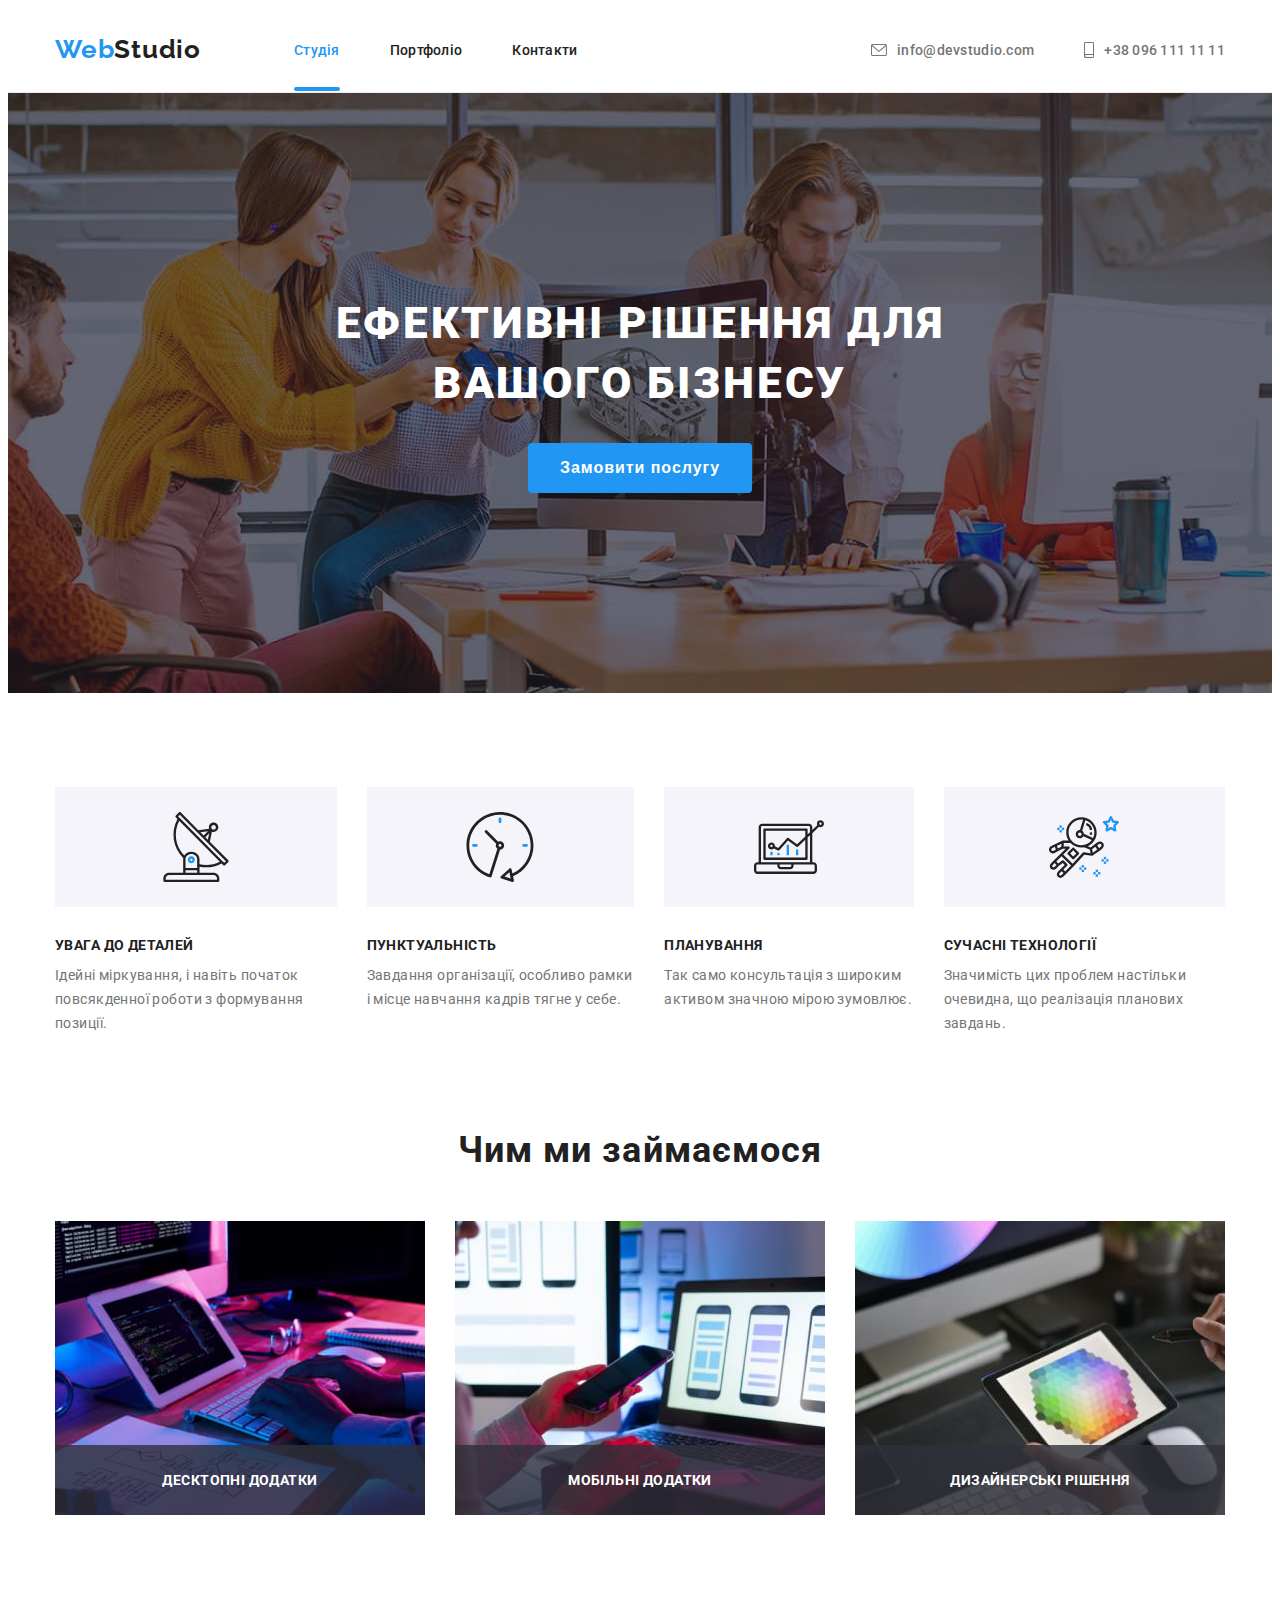
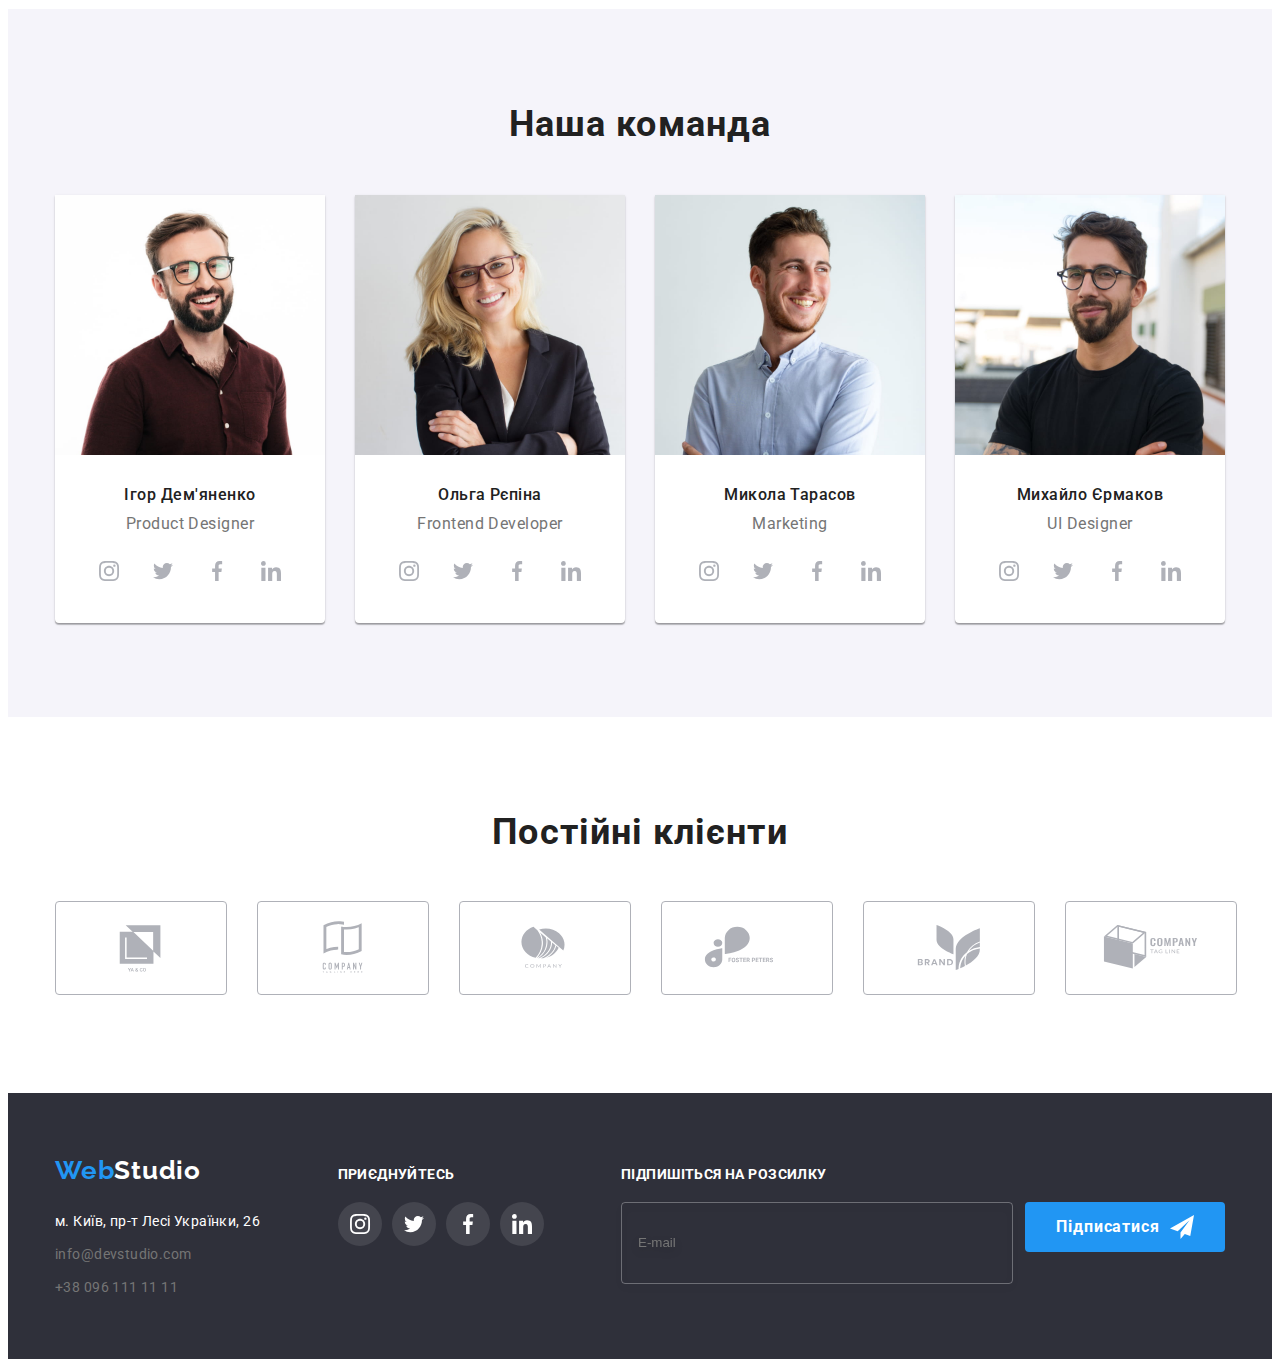
<file: index.html>
<!DOCTYPE html>
<html lang="uk">
  <head>
    <meta charset="UTF-8" />
    <meta http-equiv="X-UA-Compatible" content="IE=edge" />
    <meta name="viewport" content="width=device-width, initial-scale=1.0" />
    <title>WebStudio</title>
    <!-- Font-styles -->
    <link rel="preconnect" href="https://fonts.gstatic.com" />
    <link rel="preconnect" href="https://fonts.googleapis.com" />
    <link rel="preconnect" href="https://fonts.gstatic.com" crossorigin />
    <link
      href="https://fonts.googleapis.com/css2?family=Raleway:wght@700&family=Roboto:wght@400;500;700;900&display=swap"
      rel="stylesheet"
    />
<!-- Modern-normalize -->
<link rel="stylesheet" href="https://cdnjs.cloudflare.com/ajax/libs/modern-normalize/1.1.0/modern-normalize.min.css" integrity="sha512-wpPYUAdjBVSE4KJnH1VR1HeZfpl1ub8YT/NKx4PuQ5NmX2tKuGu6U/JRp5y+Y8XG2tV+wKQpNHVUX03MfMFn9Q==" crossorigin="anonymous" referrerpolicy="no-referrer" />
    <!-- Custume styles -->
    <link rel="stylesheet" href="./css/styles.css" />
    
  </head>
  <body class="body">
    <header class="section">
      <div class="container page-header">
      <nav class="main-nav">
        <a class="logo logo-header" href="./index.html" lang="en">
          Web<span class="logo-studio">Studio</span></a>
        <ul class="menu-nav">
          <li><a class="nav-link current-link"  href="./index.html" >Студія</a></li>
          <li><a class="nav-link" href="./portfolio.html">Портфоліо</a></li>
          <li><a class="nav-link" href="">Контакти</a></li>
        </ul>
      </nav>
      <ul class=" list-contacts">
        <li><a class="contact" href="mailto:info@devstudio.com"> 
          <svg class="contact-icon" width="16px" height="12px">
          <use href="./images/icons.svg#envelope"> </use>
        </svg> info@devstudio.com </a></li>
        <li><a class="contact" href="tel:+380961111111">
          <svg class="contact-icon" width="10px" height="16px">
          <use href="./images/icons.svg#smartphone"> </use>
        </svg> +38 096 111 11 11 </a></li>
      </ul>
      </div>
    </header>
    <main>
      <section class="section-hero">
        <div class="container">
        <h1 class="text-hero">
          Ефективні рішення для <br/>
          вашого бізнесу
        </h1>
        <button class="button-hero" data-modal-open><span class="button-text"> Замовити послугу</span>
        </button></div>
      
      <div class="backdrop  is-hidden"data-modal>
          <div class="modal">
         <button class="button-close" data-modal-close>
              <svg class="button-close-icon"width="11" height="11">
                <use href="./images/icons.svg#icon-close"></use>
              </svg>
            </button>
              <form  class="form"> 
          <p class="form-title"> Залиште свої дані, ми вам передзвонимо</p>
          <div class="form-field">
            <label class="form-item" for="name">
              <p class="form-label">Ім'я</p>
          <input class="form-input" type="name" name="name" placeholder="" id="name"/> 
          <span class="form-icon"> 
            <svg class="modal-icon" width="12" height="12">
              <use href="./images/icons.svg#name"></use></svg>
           </span> </label>
     </div>
          <div class="form-field">
            <label class="form-item" for="tel">
              <p class="form-label">Телефон</p>
    <input class="form-input" type="tel" name="phone_number" placeholder="" id="tel" />
 <span class="form-icon"> 
            <svg class="modal-icon" width="13" height="13">
              <use href="./images/icons.svg#phone"></use></svg>
           </span></label>
  </div>
 <div class="form-field"> 
  <label class="form-item" for="email">
    <p class="form-label">Пошта</p>
    <input class="form-input" type="email" name="email" placeholder="" id="email"/>
  <span class="form-icon"> 
            <svg class="modal-icon" width="15" height="12">
              <use href="./images/icons.svg#mail"></use></svg>
           </span></label>
  </div> 
  <div class="form-field-feadback">
    <p class="form-label ">Коментар</p>
    <label class="form-item feedback" >
    <textarea class="textarea" rows="5" placeholder="Введіть текст"></textarea>
  </label>
</div>    
  <div class="form-field-checkbox">
    <label class="form-item checkbox">
      <input class="form-input checkbox-input visually-hidden" type="checkbox" name="" value="" /> 
    <svg class="checkbox-icons" height="15" width="16">
      <use class="checked" href="./images/icons.svg#checked-icon"></use>
      <use class="unchecked" href="./images/icons.svg#unchecked"></use>
    </svg>
      <span class="checkbox-fill">Погоджуюся з розсилкою та приймаю <a class="form-link" href="">Умови договору</a>
    </span>
  </label>
    </div>
<button type="submit" class="form-button">Відправити</button>
  </form> 
          </div>
        </div>
      </section>
      <section class="features">
        <div class="container">
        <h2 class="visually-hidden">Особливості</h2>
        <ul class="list features-list">
          <li class="list-item icon-antenna" >
            <h3 class="features-title">УВАГА ДО ДЕТАЛЕЙ</h3>
            <p>Ідейні міркування, і навіть початок повсякденної роботи з формування позиції.</p>
          </li>
          <li class="list-item icon-clock">
            <h3 class="features-title">ПУНКТУАЛЬНІСТЬ</h3>
            <p>Завдання організації, особливо рамки і місце навчання кадрів тягне у себе.</p>
          </li>
          <li class="list-item icon-diagram">
            <h3 class="features-title">ПЛАНУВАННЯ</h3>
            <p>Так само консультація з широким активом значною мірою зумовлює.</p>
          </li>
          <li class="list-item icon-astonaut">
            <h3 class="features-title">СУЧАСНІ ТЕХНОЛОГІЇ</h3>
            <p>Значимість цих проблем настільки очевидна, що реалізація планових завдань.</p>
          </li>
        </ul>
        </div>
      </section>
      <section class="our-activity padding-bottom">
        <div class="container">
         <h2 class="title">Чим ми займаємося</h2>
        <ul class="list activity-list">
          <li class="activity">
            <div class="activity-box" > 
            <img src="./images/img1.jpg" alt="програмування" width="370px" height="294px" />
<div class="label">
            <p class="label-text">
Десктопні додатки
</p>
</div>
</div>
      </li>
            <li>
              <div class="activity-box">
            <img 
              src="./images/img2.jpg"
              alt="адаптативне програмування для мобільних"
              width="370px"
              height="294px"
            />
          <div class="label">
            <p class="label-text">
Мобільні додатки
</p>
</div>
</div>
          </li>
          <li>
            <div class="activity-box">
              <img src="./images/img3.jpg" alt="дизайн по кольорах" width="370px" height="294px" />
          <div class="label">
            <p class="label-text">
Дизайнерські рішення</p>
</div>
</div>
</li>
        </ul>
        </div>
      </section>
      <section class="team padding-bottom">
        <div class="container">
        <h2 class="title">Наша команда</h2>
        <ul class="list team-list">
          <li class="box">
            <img src="./images/igor.jpg" alt="Ігор Дем'яненко" width="270px" height="260px" />
            <div class="team-card">
            <h3 class="team-name">Ігор Дем'яненко</h3>
            <p class="team-profession" lang="en">Product Designer</p>
          <ul class="list-social-links">
            <li class="social-iteam" > 
              <a lang ="en"aria label="instagram" class="social-link" href="https://www.instagram.com/"> 
            <svg class="social-icon" weidth="20px" height="20px">
              <use href="./images/icons.svg#instagram"></use>
            </svg>
            </a></li>
             <li class="social-iteam"> 
              <a lang ="en" aria label="twitter" class="social-link"href="https://twitter.com">
                <svg class="social-icon" weidth="20px" height="20px">
              <use href="./images/icons.svg#twitter"></use>
            </svg></a>
            </li>
             <li class="social-iteam"> 
              <a lang ="en" aria label="facebook" class="social-link" href="https://facebook.com">
                <svg class="social-icon" weidth="20px" height="20px">
              <use href="./images/icons.svg#facebook"></use>
            </svg></a>
            </li>
             <li class="social-iteam"> 
              <a lang ="en" aria label="linkedin" class="social-link" href="https://inkedin.com">
                <svg class="social-icon" weidth="20px" height="20px">
              <use href="./images/icons.svg#linkedin"></use>
            </svg></a>
            </li>
          </ul>
          </div>
          </li>
          <li class="box">
            <img src="./images/olga.jpg" alt="Ольга Рєпіна" width="270px" height="260px" />
            <div class="team-card">
              <h3 class="team-name">Ольга Рєпіна</h3>
            <p class="team-profession" lang="en">Frontend Developer</p>
           <ul class="list-social-links">
            <li class="social-iteam" > 
              <a lang ="en"aria label="instagram" class="social-link" href="https://www.instagram.com/"> 
            <svg class="social-icon" weidth="20px" height="20px">
              <use href="./images/icons.svg#instagram"></use>
            </svg>
            </a></li>
             <li class="social-iteam"> 
              <a lang ="en" aria label="twitter" class="social-link"href="https://twitter.com">
                <svg class="social-icon" weidth="20px" height="20px">
              <use href="./images/icons.svg#twitter"></use>
            </svg></a>
            </li>
             <li class="social-iteam"> 
              <a lang ="en" aria label="facebook" class="social-link" href="https://facebook.com">
                <svg class="social-icon" weidth="20px" height="20px">
              <use href="./images/icons.svg#facebook"></use>
            </svg></a>
            </li>
             <li class="social-iteam"> 
              <a lang ="en" aria label="linkedin" class="social-link" href="https://inkedin.com">
                <svg class="social-icon" weidth="20px" height="20px">
              <use href="./images/icons.svg#linkedin"></use>
            </svg></a>
            </li>
          </ul>
          </div></li>
          <li class="box">
            <img src="./images/mykola.jpg" alt="Микола Тарасов" width="270px" height="260px" />
            <div class="team-card"><h3 class="team-name">Микола Тарасов</h3>
            <p class="team-profession" lang="en">Marketing</p>
           <ul class="list-social-links">
            <li class="social-iteam" > 
              <a lang ="en"aria label="instagram" class="social-link" href="https://www.instagram.com/"> 
            <svg class="social-icon" weidth="20px" height="20px">
              <use href="./images/icons.svg#instagram"></use>
            </svg>
            </a></li>
             <li class="social-iteam"> 
              <a lang ="en" aria label="twitter" class="social-link"href="https://twitter.com">
                <svg class="social-icon" weidth="20px" height="20px">
              <use href="./images/icons.svg#twitter"></use>
            </svg></a>
            </li>
             <li class="social-iteam"> 
              <a lang ="en" aria label="facebook" class="social-link" href="https://facebook.com">
                <svg class="social-icon" weidth="20px" height="20px">
              <use href="./images/icons.svg#facebook"></use>
            </svg></a>
            </li>
             <li class="social-iteam"> 
              <a lang ="en" aria label="linkedin" class="social-link" href="https://inkedin.com">
                <svg class="social-icon" weidth="20px" height="20px">
              <use href="./images/icons.svg#linkedin"></use>
            </svg></a>
            </li>
          </ul>
          </div></li>
          <li class="box">
            <img src="./images/myhailo.jpg" alt="Михайло Єрмаков" width="270px" height="260px" />
            <div class="team-card"><h3 class="team-name">Михайло Єрмаков</h3>
            <p class="team-profession" lang="en">UI Designer</p>
          <ul class="list-social-links">
            <li class="social-iteam" > 
              <a lang ="en"aria label="instagram" class="social-link" href="https://www.instagram.com/"> 
            <svg class="social-icon" weidth="20px" height="20px">
              <use href="./images/icons.svg#instagram"></use>
            </svg>
            </a></li>
             <li class="social-iteam"> 
              <a lang ="en" aria label="twitter" class="social-link"href="https://twitter.com">
                <svg class="social-icon" weidth="20px" height="20px">
              <use href="./images/icons.svg#twitter"></use>
            </svg></a>
            </li>
             <li class="social-iteam"> 
              <a lang ="en" aria label="facebook" class="social-link" href="https://facebook.com">
                <svg class="social-icon" weidth="20px" height="20px">
              <use href="./images/icons.svg#facebook"></use>
            </svg></a>
            </li>
             <li class="social-iteam"> 
              <a lang ="en" aria label="linkedin" class="social-link" href="https://inkedin.com">
                <svg class="social-icon" weidth="20px" height="20px">
              <use href="./images/icons.svg#linkedin"></use>
            </svg></a>
            </li>
          </ul>
          </div></li>
        </ul>
        </div>
      </section>
      <section class="section clients">
        <div class="container">
          <h2 class="clients-title">Постійні клієнти</h2>
          <ul class="clients-list">
            <li class="client"><a href="" class="client-link">
              <svg class="client-icon" width="106" height="60">
                <use href="./images/icons.svg#Logo"></use>
              </svg>
            </a></li>
            <li class="client"><a href="" class="client-link">
              <svg class="client-icon"width="106" height="60">
                <use href="./images/icons.svg#Logo-1"></use>
              </svg>
            </a></li>
            <li class="client"><a href="" class="client-link">
               <svg class="client-icon" width="106" height="60">
                <use href="./images/icons.svg#Logo-2"></use>
              </svg>
            </a></li>
            <li class="client"><a href="" class="client-link">
              <svg class="client-icon"width="106" height="60">
                <use href="./images/icons.svg#Logo-3"></use>
              </svg>
            </a></li>
            <li class="client"><a href="" class="client-link">
              <svg class="client-icon"width="106" height="60">
                <use href="./images/icons.svg#Logo-4"></use>
              </svg>
            </a></li>
            <li class="client"><a href="" class="client-link">
              <svg class="client-icon"width="106" height="60">
              <use href="./images/icons.svg#Logo-5"></use>
              </svg>
            </a></li>
          </ul>
        </div>
      </section>
    </main>
    <footer class="footer">
      <div class="container container-footer">
      <div class="footer-links">
       <a class="logo logo-footer" href="./index.html" lang="en"> Web<span class="logo-studio">Studio</span></a>
       <address class="contact-adress">
        <ul class="link">
          <li>
            <a class="adress" href="https://goo.gl/maps/ybgNRVZh9NvoVwuN7">
              м. Київ, пр-т Лесі Українки, 26
            </a>
          </li>
          <li><a class="footer-contact" href="mailto:info@devstudio.com"> info@devstudio.com </a></li>
          <li><a class="footer-contact" href="tel:+380961111111"> +38 096 111 11 11 </a></li>
        </ul>
      </address>
      </div>
        <div class="footer-social">
          <h2 class="footer-title">Приєднуйтесь<h2>
          <ul class="list-social-links">
            <li class="social-iteam" > 
              <a lang ="en"aria label="instagram" class="social-link" href="https://www.instagram.com/"> 
            <svg class="footer-icon" weidth="20px" height="20px">
              <use href="./images/icons.svg#instagram"></use>
            </svg>
            </a></li>
             <li class="social-iteam"> 
              <a lang ="en" aria label="twitter" class="social-link"href="https://twitter.com">
                <svg class="footer-icon" weidth="20px" height="20px">
              <use href="./images/icons.svg#twitter"></use>
            </svg></a>
            </li>
             <li class="social-iteam"> 
              <a lang ="en" aria label="facebook" class="social-link" href="https://facebook.com">
                <svg class="footer-icon" weidth="20px" height="20px">
              <use href="./images/icons.svg#facebook"></use>
            </svg></a>
            </li>
             <li class="social-iteam"> 
              <a lang ="en" aria label="linkedin" class="social-link" href="https://inkedin.com">
                <svg class="footer-icon" weidth="20px" height="20px">
              <use href="./images/icons.svg#linkedin"></use>
            </svg></a>
            </li>
          </ul>
        </div>
      <div class="footer-field">
        <h2 class="subscribe">Підпишіться на розсилку</h2>
        <form  class="email"> 
          <label class="footer-label">
          <input class="footer-input" type="email" placeholder="E-mail" id="mail"/>
        </form>
        <button class="footer-button" type="submit">
          <p class="footer-button-text">Підписатися</p></button>
      </label>
    </div>
      </div>
    </footer>
  <script src="./js/modal.js"></script>
  </body>
</html>
</file>
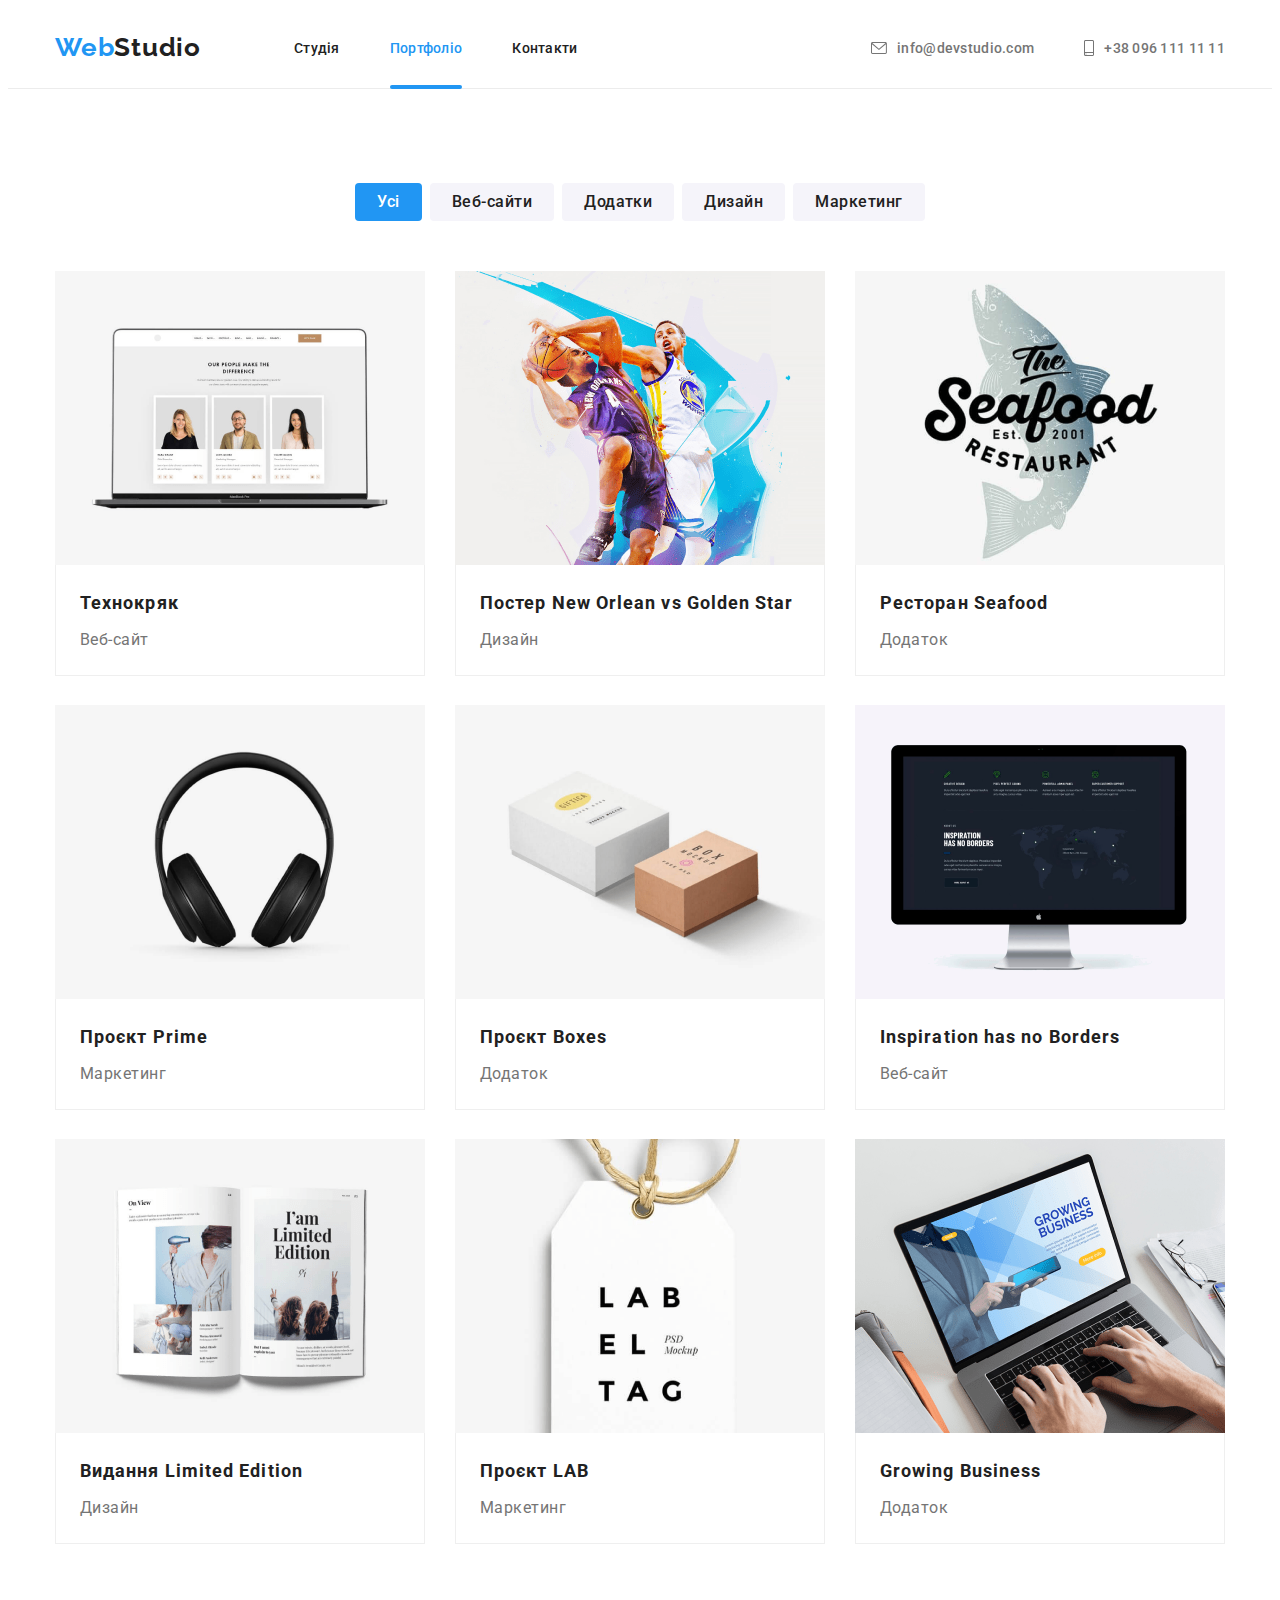
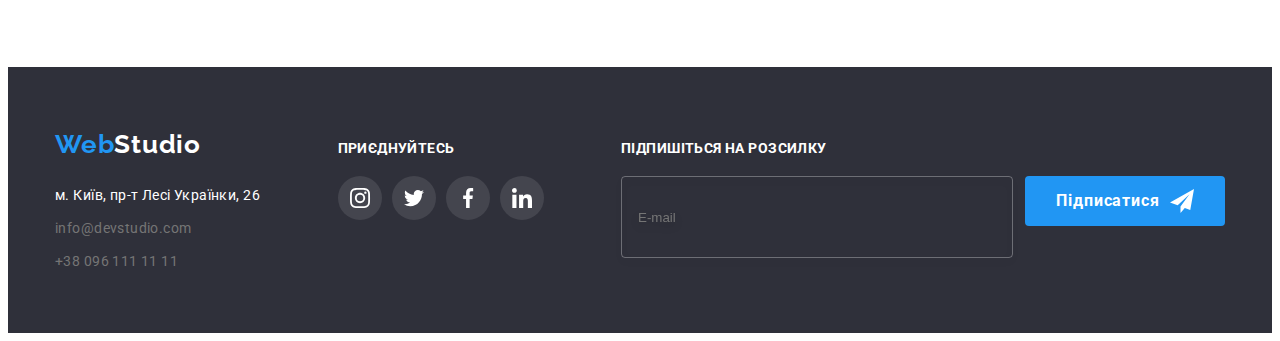
<file: portfolio.html>
<!DOCTYPE html>
<html lang="uk">
  <head>
    <meta charset="UTF-8" />
    <meta http-equiv="X-UA-Compatible" content="IE=edge" />
    <meta name="viewport" content="width=device-width, initial-scale=1.0" />
    <title>WebStudio</title>
    <!-- Font-styles -->
    <link rel="preconnect" href="https://fonts.gstatic.com" />
    <link rel="preconnect" href="https://fonts.googleapis.com" />
    <link rel="preconnect" href="https://fonts.gstatic.com" crossorigin />
    <link
      href="https://fonts.googleapis.com/css2?family=Raleway:wght@700&family=Roboto:wght@400;500;700;900&display=swap"
      rel="stylesheet"
    />
<!-- Modern-normalize -->
<link rel="stylesheet" href="https://cdnjs.cloudflare.com/ajax/libs/modern-normalize/1.1.0/modern-normalize.min.css" integrity="sha512-wpPYUAdjBVSE4KJnH1VR1HeZfpl1ub8YT/NKx4PuQ5NmX2tKuGu6U/JRp5y+Y8XG2tV+wKQpNHVUX03MfMFn9Q==" crossorigin="anonymous" referrerpolicy="no-referrer" />
    <!-- Custume styles -->
    <link rel="stylesheet" href="./css/styles.css" />
    
  </head>
  <body class="body">
    <header class="section">
      <div class="container page-header">
      <nav class="main-nav">
        <a class="logo" href="./index.html" lang="en">
          Web<span class="logo-studio">Studio</span></a>
        <ul class="menu-nav">
          <li><a class="nav-link"  href="./index.html" >Студія</a></li>
          <li><a class="nav-link current-link" href="./portfolio.html">Портфоліо</a></li>
          <li><a class="nav-link" href="">Контакти</a></li>
        </ul>
      </nav>
      <ul class=" list-contacts">
        <li><a class="contact" href="mailto:info@devstudio.com"> 
          <svg class="contact-icon" width="16px" height="12px">
          <use href="./images/icons.svg#envelope"> </use>
        </svg> info@devstudio.com </a></li>
        <li><a class="contact" href="tel:+380961111111">
          <svg class="contact-icon" width="10px" height="16px">
          <use href="./images/icons.svg#smartphone"> </use>
        </svg> +38 096 111 11 11 </a></li>
      </ul>
      </div>
    </header>
    <main>
      <section class="filters">
        <div class="container">
        <ul class="filter-buttons">
          <li><button class="filter-button current">Усі</button></li>
          <li><button class="filter-button">Веб-сайти</button></li>
          <li><button class="filter-button">Додатки</button></li>
          <li><button class="filter-button">Дизайн</button></li>
          <li><button class="filter-button">Маркетинг</button></li>
        </ul>
        <h1 class="visually-hidden">Проєкти</h1>
        <ul class="projects">
          <li class="card">
            <a class="project-link" href="">
              <div class="product-thumb">
              <img src="./images/img-1.png" alt="комп'ютер із зображенням веб-сайту" />
       <div class="overlay"> 
        <div> <p class="product-description"> Ресурс пропонує комплексні пропозиції з різним рівнем функціоналу та сервісів. Все це дозволить відвідувачу отримати вичерпні відомості про компанію чи приватну особу.</p>
              </div></div>
            </div>
            <div class="project-title"> 
              <h2 class="project-link-name">Технокряк</h2>
              <p class="meta" >Веб-сайт</p>
            </div></a>
          </li>
          <li class="card">
            <a class="project-link" href="">
              <div class="product-thumb">
              <img src="./images/img-2.png" alt="постер із зображенням двох волейболістів" />
            <div class="overlay">
              <div> <p class="product-description"> Ресурс пропонує комплексні пропозиції з різним рівнем функціоналу та сервісів. Все це дозволить відвідувачу отримати вичерпні відомості про компанію чи приватну особу.</p>  
            </div></div></div><div class="project-title"><h2 class="project-link-name">Постер <span lang="en">New Orlean vs Golden Star</span></h2>
              <p class="meta">Дизайн</p>
           </div> </a>
          </li>
          <li class="card">
            <a class="project-link" href="">
              <div class="product-thumb">
              <img src="./images/img-3.png" alt="логотип ресторану" />
            <div class="overlay"><div> <p class="product-description"> Ресурс пропонує комплексні пропозиції з різним рівнем функціоналу та сервісів. Все це дозволить відвідувачу отримати вичерпні відомості про компанію чи приватну особу.</p>  
            </div></div></div><div class="project-title"><h2 class="project-link-name">Ресторан <span lang="en">Seafood</span></h2>
              <p class="meta">Додаток</p>
            </div></a>
          </li>
          <li class="card">
            <a class="project-link" href="">
              <div class="product-thumb">
              <img src="./images/img-4.png" alt="фото навушників" />
            <div class="overlay"><div> <p class="product-description"> Ресурс пропонує комплексні пропозиції з різним рівнем функціоналу та сервісів. Все це дозволить відвідувачу отримати вичерпні відомості про компанію чи приватну особу.</p>  
            </div></div></div><div class="project-title"><h2 class="project-link-name">Проєкт <span lang="en">Prime</span></h2>
              <p class="meta">Маркетинг</p>
           </div> </a>
          </li>
          <li class="card">
            <a class="project-link" href="">
              <div class="product-thumb">
              <img src="./images/img-5.png" alt="фото коробок" />
            <div class="overlay"><div> <p class="product-description"> Ресурс пропонує комплексні пропозиції з різним рівнем функціоналу та сервісів. Все це дозволить відвідувачу отримати вичерпні відомості про компанію чи приватну особу.</p>  
            </div>  </div>
            </div><div class="project-title"><h2 class="project-link-name">Проєкт <span lang="en">Boxes</span></h2>
              <p class="meta">Додаток</p>
           </div> </a>
          </li>
          <li class="card">
            <a class="project-link" href="">
             <div class="product-thumb">
              <img
                src="./images/img-6.png"
                alt="зображення монітору екрана з відкритим веб-сайтом"
              /><div class="overlay"> <div> <p class="product-description"> Ресурс пропонує комплексні пропозиції з різним рівнем функціоналу та сервісів. Все це дозволить відвідувачу отримати вичерпні відомості про компанію чи приватну особу.</p>  
            </div></div>
              </div><div class="project-title"><h2 class="project-link-name" lang="en">Inspiration has no Borders</h2>
              <p class="meta">Веб-сайт</p>
           </div> </a>
          </li>
          <li class="card">
            <a class="project-link" href="">
             <div class="product-thumb">
              <img src="./images/img-7.png" alt="фото відкритого журналу" />
            <div class="overlay"><div> <p class="product-description"> Ресурс пропонує комплексні пропозиції з різним рівнем функціоналу та сервісів. Все це дозволить відвідувачу отримати вичерпні відомості про компанію чи приватну особу.</p>  
            </div></div> 
            </div><div class="project-title"> <h2 class="project-link-name">Видання <span lang="en">Limited Edition</span></h2>
              <p class="meta">Дизайн</p>
           </div> </a>
          </li>
          <li class="card">
            <a class="project-link" href="">
              <div class="product-thumb">
              <img src="./images/img-8.png" alt="логотип на бірці" />
            <div class="overlay"><div> <p class="product-description"> Ресурс пропонує комплексні пропозиції з різним рівнем функціоналу та сервісів. Все це дозволить відвідувачу отримати вичерпні відомості про компанію чи приватну особу.</p>  
            </div> </div>
            </div><div class="project-title"><h2 class="project-link-name">Проєкт <span lang="en">LAB</span></h2>
              <p class="meta">Маркетинг</p>
            </div></a>
          </li>
          <li class="card">
            <a class="project-link" href="">
              <div class="product-thumb">
              <img src="./images/img-9.png" alt="фото роботи на ноутбуці" />
            <div class="overlay"><div> <p class="product-description"> Ресурс пропонує комплексні пропозиції з різним рівнем функціоналу та сервісів. Все це дозволить відвідувачу отримати вичерпні відомості про компанію чи приватну особу.</p>  
            </div> </div> 
            </div><div class="project-title"><h2 class="project-link-name" lang="en">Growing Business</h2>
              <p class="meta">Додаток</p>
           </div> </a>
          </li>
        </ul>
        </div>
      </section>
    </main>
        <footer class="footer">
      <div class="container container-footer">
      <div class="footer-links">
       <a class="logo logo-footer" href="./index.html" lang="en"> Web<span class="logo-studio">Studio</span></a>
       <address class="contact-adress">
        <ul class="link">
          <li>
            <a class="adress" href="https://goo.gl/maps/ybgNRVZh9NvoVwuN7">
              м. Київ, пр-т Лесі Українки, 26
            </a>
          </li>
          <li><a class="footer-contact" href="mailto:info@devstudio.com"> info@devstudio.com </a></li>
          <li><a class="footer-contact" href="tel:+380961111111"> +38 096 111 11 11 </a></li>
        </ul>
      </address>
      </div>
        <div class="footer-social">
          <h2 class="footer-title">Приєднуйтесь<h2>
          <ul class="list-social-links">
            <li class="social-iteam" > 
              <a lang ="en"aria label="instagram" class="social-link" href="https://www.instagram.com/"> 
            <svg class="footer-icon" weidth="20px" height="20px">
              <use href="./images/icons.svg#instagram"></use>
            </svg>
            </a></li>
             <li class="social-iteam"> 
              <a lang ="en" aria label="twitter" class="social-link"href="https://twitter.com">
                <svg class="footer-icon" weidth="20px" height="20px">
              <use href="./images/icons.svg#twitter"></use>
            </svg></a>
            </li>
             <li class="social-iteam"> 
              <a lang ="en" aria label="facebook" class="social-link" href="https://facebook.com">
                <svg class="footer-icon" weidth="20px" height="20px">
              <use href="./images/icons.svg#facebook"></use>
            </svg></a>
            </li>
             <li class="social-iteam"> 
              <a lang ="en" aria label="linkedin" class="social-link" href="https://inkedin.com">
                <svg class="footer-icon" weidth="20px" height="20px">
              <use href="./images/icons.svg#linkedin"></use>
            </svg></a>
            </li>
          </ul>
        </div>
      <div class="footer-field">
        <h2 class="subscribe">Підпишіться на розсилку</h2>
        <form  class="email"> 
          <label class="footer-label">
          <input class="footer-input" type="email" placeholder="E-mail" id="mail"/>
        </form>
        <button class="footer-button" type="submit">
          <p class="footer-button-text">Підписатися</p></button>
      </label>
    </div>
      </div>
    </footer>
  <script src="./js/modal.js"></script>
  </body>
</html>
</file>
<file: css/styles.css>
:root {
  --primery-color: #212121;
  --secondary-color: #757575;
  --accent-color: #2196f3;
  --contrast-color: #ffffff;
  --background-color: #ffffff;
  --icon-color: #afb1b8;
  --animation-fill: fill 5550ms cubic-bezier(0.4, 0, 0.2, 1);
}
.visually-hidden {
  position: absolute;
  white-space: nowrap;
  width: 1px;
  height: 1px;
  overflow: hidden;
  border: 0;
  padding: 0;
  clip: rect(0 0 0 0);
  clip-path: inset(50%);
  margin: -1px;
}
.body {
  font-family: 'Roboto', sans-serif;
  color: var(--primery-color);
  background-color: var(--background-color);
}
/* * {
  outline: 1px solid green;
} */
.container {
  box-sizing: border-box;
  max-width: 1200px;
  margin: 0 auto;
  padding: 0 15px;
  /* outline: 1px solid tomato; */
}
section {
  padding-top: 94px;
  padding-bottom: 94px;
}
section.padding-bottom {
  padding-bottom: 94px;
}
/* Logo */
.logo {
  color: var(--accent-color);
  font-family: 'Raleway', sans-serif;
  font-weight: 700;
  font-size: 26px;
  line-height: calc(31 / 26);
  letter-spacing: 0.03em;
}
.logo-header {
  padding-top: 24px;
  padding-bottom: 24px;
}
.logo-studio {
  /* margin-right:93px; */

  font-family: inherit;
  color: var(--primery-color);
  font-weight: 700;
  font-size: 26px;
  line-height: calc(36 / 26);
  letter-spacing: 0.03em;
}
/* header */
header {
  border-bottom: 1px solid #ececec;
}
.list-contacts {
  margin-right: 0;
  margin-left: auto;
  display: flex;
  align-items: center;
}
.contact {
  display: flex;
  padding-top: 32px;
  padding-bottom: 32px;
  align-items: center;
  font-size: 14px;
  line-height: calc(16 / 14);
  letter-spacing: 0.02em;
  font-weight: 500;
  color: var(--secondary-color);
  transition-property: color;
  transition-duration: 250ms;
  transition-timing-function: cubic-bezier(0.4, 0, 0.2, 1);
}
.contact-icon {
  margin-right: 10px;
  display: inline-block;
  fill: currentColor;
  transition-property: fill;
  transition-duration: 250ms;
  transition-timing-function: cubic-bezier(0.4, 0, 0.2, 1);
}
.footer-contact {
  font-size: 14px;
  font-style: normal;
  line-height: calc(24 / 14);
  letter-spacing: 0.03em;
  display: block;
  margin-top: 9px;
  font-size: 14px;
  color: var(--secondary-color);
  transition-property: color;
  transition-duration: 250ms;
  transition-timing-function: cubic-bezier(0.4, 0, 0.2, 1);
}
.contact:hover,
.footer .footer-contact:hover,
.footer .footer-contact:focus,
.contact:focus {
  color: var(--accent-color);
}
/* navigation */
.page-header {
  display: flex;
}
.menu-nav {
  margin-left: 93px;
  display: flex;
  align-items: center;
}
.menu-nav li + li,
.list-contacts li + li {
  margin-left: 50px;
}
.main-nav {
  display: flex;
  align-items: center;
}
.nav-link {
  display: block;
  padding-top: 32px;
  padding-bottom: 32px;
  transition-property: color;
  transition-duration: 250ms;
  transition-timing-function: cubic-bezier(0.4, 0, 0.2, 1);
}
.nav-link:hover .nav-link:after {
  border-bottom: 2px solid #2196f3;
  border-radius: 2px;
}

.menu-nav {
  font-family: inherit;
  color: var(--primery-color);
  font-weight: 500;
  font-size: 14px;
  line-height: calc(16 / 14);
  letter-spacing: 0.02em;
}
.nav-link:hover,
.nav-link:focus {
  color: var(--accent-color);
  font-weight: 500;
}
.current-link {
  position: relative;
  color: var(--accent-color);
  font-weight: 500;
}
.current-link::after {
  content: '';
  position: absolute;
  bottom: -1.5%;
  left: 0;
  width: 100%;
  height: 4px;
  background-color: var(--accent-color);
  border-radius: 2px;
}
/* Hero */
.section-hero {
  background-color: #2f303a;
  background-image: linear-gradient(rgba(47, 48, 58, 0.4), rgba(47, 48, 58, 0.4)),
    url(../images/bg_img.jpg);
  text-align: center;
  max-width: 1600px;
  background-repeat: no-repeat;
  background-position: center;
  margin: 0 auto;
  padding-top: 200px;
  padding-bottom: 200px;
}
.text-hero {
  display: block;
  margin: 0 auto;
  margin-bottom: 30px;
  max-width: 696px;
  color: var(--contrast-color);
  font-size: 44px;
  line-height: calc(60 / 44);
  font-weight: 900;
  letter-spacing: 0.06em;
  text-transform: uppercase;
}
.button-hero {
  background-color: var(--accent-color);
  border: var(--accent-color);
  line-height: 160%;
  cursor: pointer;
  display: inline-block;
  border-radius: 4px;

  padding-top: 10px;
  padding-bottom: 10px;
  padding-left: 32px;
  padding-right: 32px;
  transition-property: color, background-color;
  transition-duration: 250ms;
  transition-timing-function: cubic-bezier(0.4, 0, 0.2, 1);
}
.button:hover,
.button:focus {
  color: var(--contrast-color);
  background-color: #188ce8;
}
.current {
  color: var(--contrast-color);
  background-color: var(--accent-color);
}
/* MODAL ICON */
.backdrop {
  position: fixed;
  top: 0;
  left: 0;
  width: 100%;
  height: 100%;
  background: rgba(0, 0, 0, 0.2);
  transition-property: opacity, visibility;
  transition-duration: 250ms;
  transition-timing-function: cubic-bezier(0.4, 0, 0.2, 1);
}
.modal {
  position: absolute;
  top: 50%;
  left: 50%;
  transform: translate(-50%, -50%);
  width: 528px;
  border-radius: 4px;
  background-color: var(--background-color);
  transition-property: transform;
  transition-duration: 250ms;
  transition-timing-function: cubic-bezier(0.4, 0, 0.2, 1);
}
.backdrop.is-hidden {
  opacity: 0;
  pointer-events: none;
  visibility: hidden;
}
.modal .button-close {
  position: absolute;
  align-items: center;
  top: 8px;
  right: 8px;
  width: 30px;
  height: 30px;
  border-radius: 50%;
  background: #ffffff;
  border: 1px solid rgba(0, 0, 0, 0.1);
  cursor: pointer;
  transition: fill 250ms cubic-bezier(0.4, 0, 0.2, 1);
}
.button-close-icon {
  position: absolute;
  top: 50%;
  left: 50%;
  transform: translate(-50%, -50%);
}
.button-close:hover,
.button-close:focus {
  fill: var(--accent-color);
}
.form-title {
  display: block;
  text-align: center;
  margin-bottom: 12px;
  font-weight: 700;
  font-size: 20px;
  line-height: 23px;
  letter-spacing: 0.03em;
  color: var(--primery-color);
}
.form {
  display: flex;
  flex-direction: column;
  padding: 40px;
}
.form-field input {
  padding-left: 42px;
  padding-right: 40px;
  width: 448px;
  height: 40px;
  border: 1px solid rgba(33, 33, 33, 0.2);
  border-radius: 4px;
  outline: transparent;
  transition: border-color 250ms cubic-bezier(0.4, 0, 0.2, 1);
}
.form-input:focus,
.textarea:focus {
  border-color: #2196f3;
}
.form-input:focus + .form-icon {
  fill: var(--accent-color);
}
.form-item {
  position: relative;
}
.form-link {
  color: var(--accent-color);
  text-decoration: underline;
}
.form-label {
  display: block;
  text-align: start;
  font-style: normal;
  margin-bottom: 4px;
  font-weight: 400;
  font-size: 12px;
  line-height: 14px;
  letter-spacing: 0.01em;
  color: #757575;
}
.form-icon {
  width: 18px;
  height: 18px;
  position: absolute;
  top: 0;
  left: 12px;
  transform: translateY(+165%);
  transition: fill 250ms cubic-bezier(0.4, 0, 0.2, 1);
}
.form-field-feadback textarea::placeholder {
  font-style: normal;
  font-weight: 400;
  font-size: 12px;
  line-height: 14px;
  letter-spacing: 0.01em;
  color: rgba(117, 117, 117, 0.5);
}
.form-field-feadback{
  margin-bottom: 20px;
}
.feedback textarea {
  resize: none;
display:block;
  padding: 16px 12px;
  width: 100%;
  height: 120px;
  border-color: rgba(33, 33, 33, 0.2);
  border-radius: 4px;
  outline: transparent;
  transition: border-color 250ms cubic-bezier(0.4, 0, 0.2, 1);
}
.form-field {
  display: flex;
  flex-direction: column;
  margin-bottom: 10px;
}
/* checkbox */
.checkbox-fill {
  font-style: normal;
  font-weight: 400;
  font-size: 14px;
  line-height: 24px;
  letter-spacing: 0.03em;
  color: #757575;
}
.form-field-checkbox {
  margin-bottom: 30px;
}
.checkbox {
  display: flex;
  align-items: center;
  justify-content: center;
}
.checkbox-icons {
  display: inline-block;
  margin-right: 10px;
  border-radius: 4px;
  transition: opacity 250ms cubic-bezier(0.4, 0, 0.2, 1);
}
.checked {
  opacity: 0;
}
.unchecked {
  opacity: 1;
}
.checkbox-input:checked + .checkbox-icons .checked {
  opacity: 1;
}
.checkbox-input:checked + .checkbox-icons .unchecked {
  opacity: 0;
}
.form-button {
  height: 50px;
  width: 200px;
  background-color: #188ce8;
  justify-content: center;
  border: transparent;
  margin: 0 auto;
  font-family: 'Roboto';
  font-style: normal;
  font-weight: 700;
  font-size: 16px;
  line-height: 30px;
  align-items: center;
  letter-spacing: 0.06em;
  color: var(--contrast-color);

  box-shadow: 0px 4px 4px rgba(0, 0, 0, 0.15);
  border-radius: 4px;
  cursor: pointer;
}
/* Hero */
.button-hero .button-text {
  font-family: inherit;
  color: var(--contrast-color);
  font-weight: 700;
  font-size: 16px;
  line-height: calc(30 / 16);
  display: flex;
  align-items: center;
  text-align: center;
  letter-spacing: 0.06em;
}
/* No markers , no line*/
a {
  text-decoration: none;
  color: var(--primery-color);
}
.list {
  list-style: none;
  padding: 0;
  margin: 0;
}
ul {
  list-style: none;
  padding: 0;
  margin: 0;
}
/* main */
h2,
h3 {
  padding: 0;
  margin-top: 0;
  margin-bottom: 0;
}
p {
  color: var(--secondary-color);
  padding: 0;
  margin-top: 0;
  margin-bottom: 0;
}
img {
  display: block;
  max-width: 100%;
  height: auto;
}
.features-list {
  display: flex;
}
.features-list li:not(:first-child) {
  margin-right: 0;
  margin-left: 30px;
}
.features-title {
  margin-top: 30px;
  margin-bottom: 10px;
}
.features li {
  flex-basis: calc((100%-90) / 4);
}
.title {
  text-align: center;
  margin-bottom: 50px;
}
.our-activity {
  display: flex;
  align-items: center;
  padding-top: 0;
}
.activity-list {
  display: flex;
}
.activity-box {
  position: relative;
  z-index: -1;
}
.label {
  position: absolute;
  display: flex;
  bottom: 0;
  width: 370px;
  height: 70px;
  text-align: center;
  background-color: rgba(47, 48, 58, 0.8);
}
.label-text {
  color: #ffffff;
  font-weight: 700;
  font-size: 14px;
  line-height: calc(16 / 14);
  letter-spacing: 0.03em;
  align-self: center;
  margin: 0 auto;
  text-transform: uppercase;
}
/* icons-features */
.list-item::before {
  content: '';
  display: block;
  height: 120px;
  background-repeat: no-repeat;
  background-position: center;
  background-color: #f5f4fa;
  /* outline: 1px solid tomato; */
}
.icon-antenna::before {
  background-image: url('../images/antenna.svg');
}
.icon-clock::before {
  background-image: url('../images/clock.svg');
}
.icon-diagram::before {
  background-image: url('../images/diagram.svg');
}
.icon-astonaut::before {
  background-image: url('../images/astronaut.svg');
}
.activity-list li:not(:first-child) {
  margin-right: 0;
  margin-left: 30px;
}
.our-activity h2,
.team h2 {
  font-family: 'Roboto';
  font-weight: 700;
  font-size: 36px;
  line-height: calc(42 / 36);
  letter-spacing: 0.03em;
}
.features p {
  font-weight: 400;
  font-size: 14px;
  line-height: calc(24 / 14);
  letter-spacing: 0.03em;
}
.features h3 {
  font-weight: 700;
  font-size: 14px;
  line-height: calc(16 / 14);
  letter-spacing: 0.03em;
  text-transform: uppercase;
}
/* section-team */
.team {
  background-color: #f5f4fa;
}
.team-list {
  display: flex;
}
.team-list .box {
  background-color: var(--background-color);
  box-shadow: 0px 1px 3px rgba(0, 0, 0, 0.12), 0px 1px 1px rgba(0, 0, 0, 0.14),
    0px 2px 1px rgba(0, 0, 0, 0.2);
  border-radius: 0px 0px 4px 4px;
}
.team-list .box + .box {
  margin-left: 30px;
}
.box .team-card {
  padding-top: 30px;
  padding-bottom: 30px;
}
.team-name {
  text-align: center;
  font-family: 'Roboto';

  font-weight: 500;
  font-size: 16px;
  line-height: calc(19 / 16);
  letter-spacing: 0.03em;
  margin-bottom: 10px;
}
.team-profession {
  font-family: 'Roboto';

  font-weight: 400;
  font-size: 16px;
  line-height: calc(19 / 16);
  letter-spacing: 0.03em;
  text-align: center;
  margin-bottom: 16px;
}
/* icons-team */
.list-social-links {
  display: flex;
  justify-content: center;
}
.social-link {
  width: 44px;
  height: 44px;
  display: flex;
  justify-content: center;
  align-items: center;
  border-radius: 50%;
  transition-property: background-color;
  transition-duration: 250ms;
  transition-timing-function: cubic-bezier(0.4, 0, 0.2, 1);
}
.social-link:hover,
.social-link:focus {
  background-color: var(--accent-color);
}
.social-icon {
  fill: var(--icon-color);
  transition-property: fill;
  transition-duration: 250ms;
  transition-timing-function: cubic-bezier(0.4, 0, 0.2, 1);
}
.social-link:hover .social-icon,
.social-link:focus .social-icon {
  fill: var(--contrast-color);
}
.list-social-links .social-iteam + .social-iteam {
  margin-left: 10px;
}
/* clients */
.clients {
  text-align: center;
}
.clients-title {
  font-weight: 700px;
  font-size: 36px;
  line-height: calc(42 / 36);
  letter-spacing: 0.03em;
}
.clients-list {
  display: flex;
  margin-top: 48px;
  margin-bottom: 4px;
}
.client-link {
  width: 170px;
  height: 92px;
  border: 1px solid var(--icon-color);
  border-radius: 4px;
  display: flex;
  justify-content: center;
  align-items: center;
  transition-property: border-color;
  transition-duration: 250ms;
  transition-timing-function: cubic-bezier(0.4, 0, 0.2, 1);
}
.client-link:hover,
.client-link:focus {
  border-color: var(--accent-color);
}
.clients-list li + li {
  margin-left: 30px;
}
.client-icon {
  fill: var(--icon-color);
  transition-property: fill;
  transition-duration: 250ms;
  transition-timing-function: cubic-bezier(0.4, 0, 0.2, 1);
}
.client-link:hover .client-icon,
.client-link:focus .client-icon {
  fill: var(--accent-color);
}

/* Filers-button */
.filter-button {
  padding: 6px 22px;
  font-family: inherit;
  font-weight: 500;
  font-size: 16px;
  line-height: calc(26 / 16);
  text-align: center;
  letter-spacing: 0.03em;
  color: var(--primery-color);
  background-color: #f5f4fa;
  cursor: pointer;
  border: 0;
  border-radius: 4px;
  transition-property: box-shadow, background-color, color;
  transition-duration: 250ms;
  transition-timing-function: cubic-bezier(0.4, 0, 0.2, 1);
}
.projects {
  display: flex;
  flex-wrap: wrap;
  margin-right: 0;
}
.projects .card {
  transition-property: box-shadow;
  transition-duration: 250ms;
  transition-timing-function: cubic-bezier(0.4, 0, 0.2, 1);
}
.project-title {
  padding-left: 24px;
  padding-right: 24px;
  padding-top: 20px;
  padding-bottom: 20px;
  border: 1px solid #eeee;
  border-top: 0;
}
.product-thumb {
  position: relative;
  overflow: hidden;
}
.product-description {
  position: absolute;
  display: flex;
  top: 50%;
  left: 50%;
  transform: translate(-50%, -50%);
  width: 322px;
  height: 168px;
  font-weight: 400;
  font-size: 18px;
  line-height: calc(28 / 18);
  letter-spacing: 0.03em;
  color: var(--contrast-color);
}
.overlay {
  position: absolute;
  top: 0;
  left: 0;
  width: 100%;
  height: 100%;
  background-color: rgba(33, 150, 243, 0.9);
  transform: translateY(+100%);
  transition-property: transform;
  transition-duration: 250ms;
  transition-timing-function: cubic-bezier(0.4, 0, 0.2, 1);
}
.card:hover .overlay {
  transform: translateY(0);
}
.projects .card:hover {
  box-shadow: 0px 1px 1px rgba(0, 0, 0, 0.12), 0px 4px 4px rgba(0, 0, 0, 0.06),
    1px 4px 6px rgba(0, 0, 0, 0.16);
}
.projects li {
  width: 370px;
  height: 404px;
  margin-right: 30px;
  margin-bottom: 30px;
}
.projects li:nth-child(3n) {
  margin-right: 0;
}
.filter-buttons {
  display: flex;
  justify-content: center;
  margin-bottom: 50px;
}
.filter-buttons li:not(:first-child) {
  margin-left: 8px;
}
.filter-buttons .current {
  color: var(--contrast-color);
  background-color: var(--accent-color);
}
.filter-button:hover,
.filter-button:focus {
  color: var(--contrast-color);
  background-color: var(--accent-color);
  box-shadow: 0px 4px 4px rgba(0, 0, 0, 0.25);
}
.card .project-link-name {
  font-weight: 700;
  font-size: 18px;
  line-height: calc(36 / 18);
  letter-spacing: 0.06em;
  margin-bottom: 4px;
}
.card .meta {
  font-weight: 400;
  font-size: 16px;
  line-height: calc(30 / 16);
  letter-spacing: 0.03em;
}
/* Footer */
.footer {
  background-color: #2f303a;
  padding-top: 60px;
  padding-bottom: 60px;
}
.footer .logo-studio {
  color: var(--contrast-color);
}
.footer .adress {
  color: #ffffff;
  font-weight: 400;
  font-style: normal;
  font-size: 14px;
  line-height: calc(24 / 14);
  letter-spacing: 0.03em;
}
.logo-footer {
  display: block;
  margin-bottom: 20px;
}
.footer-title,
.subscribe {
  font-family: 'Roboto';
  font-style: normal;
  font-weight: 700;
  font-size: 14px;
  line-height: calc(16 / 14);
  letter-spacing: 0.03em;
  color: #ffffff;
  text-transform: uppercase;
  display: block;
  margin-bottom: 20px;
}
.container-footer {
  display: flex;
  align-items: baseline;
  justify-content: space-between;
}
.footer-social {
  display: flex;
  flex-direction: column;
  /* margin-left: 70px; */
}
.footer-label {
  display: flex;
  flex-direction: row;
}
.footer-icon {
  fill: var(--contrast-color);
}
.footer-social .social-link {
  background-color: rgba(255, 255, 255, 0.1);
}
.footer-social .social-link:hover,
.footer-social .social-link:focus {
  background-color: var(--accent-color);
}
.footer-button {
  display: flex;
  flex-direction: row;
  width: 200px;
  height: 50px;
  margin-left: 12px;
  background-color: var(--accent-color);
  border: 0;
  align-items: center;
  justify-content: center;
  border-radius: 4px;
  cursor: pointer;
}
.footer-field {
  display: flex;
  flex-direction: column;
  /* margin-left: 93px; */
  bottom: 0;
}
.footer-input {
  padding: 15px 16px;
  width: 358px;
  height: 50px;
  color: var(--contrast-color);
  background-color: rgba(255, 255, 255, 0);
  border: 1px solid rgba(255, 255, 255, 0.3);
  filter: drop-shadow(0px 4px 4px rgba(0, 0, 0, 0.15));
  border-radius: 4px;
  outline: transparent;
}
.footer-button:after {
  content: '';
  display: block;
  margin-left: 10px;
  width: 24px;
  height: 24px;
  background-repeat: no-repeat;
  background-position: center;
  background-size: contain;
  /* background-color: tomato; */
  background-image: url(../images/icon-send.svg);
}
.footer-button-text {
  font-family: 'Roboto';
  font-style: normal;
  font-weight: 700;
  font-size: 16px;
  line-height: 30px;
  letter-spacing: 0.06em;
  color: #ffffff;
}
</file>
